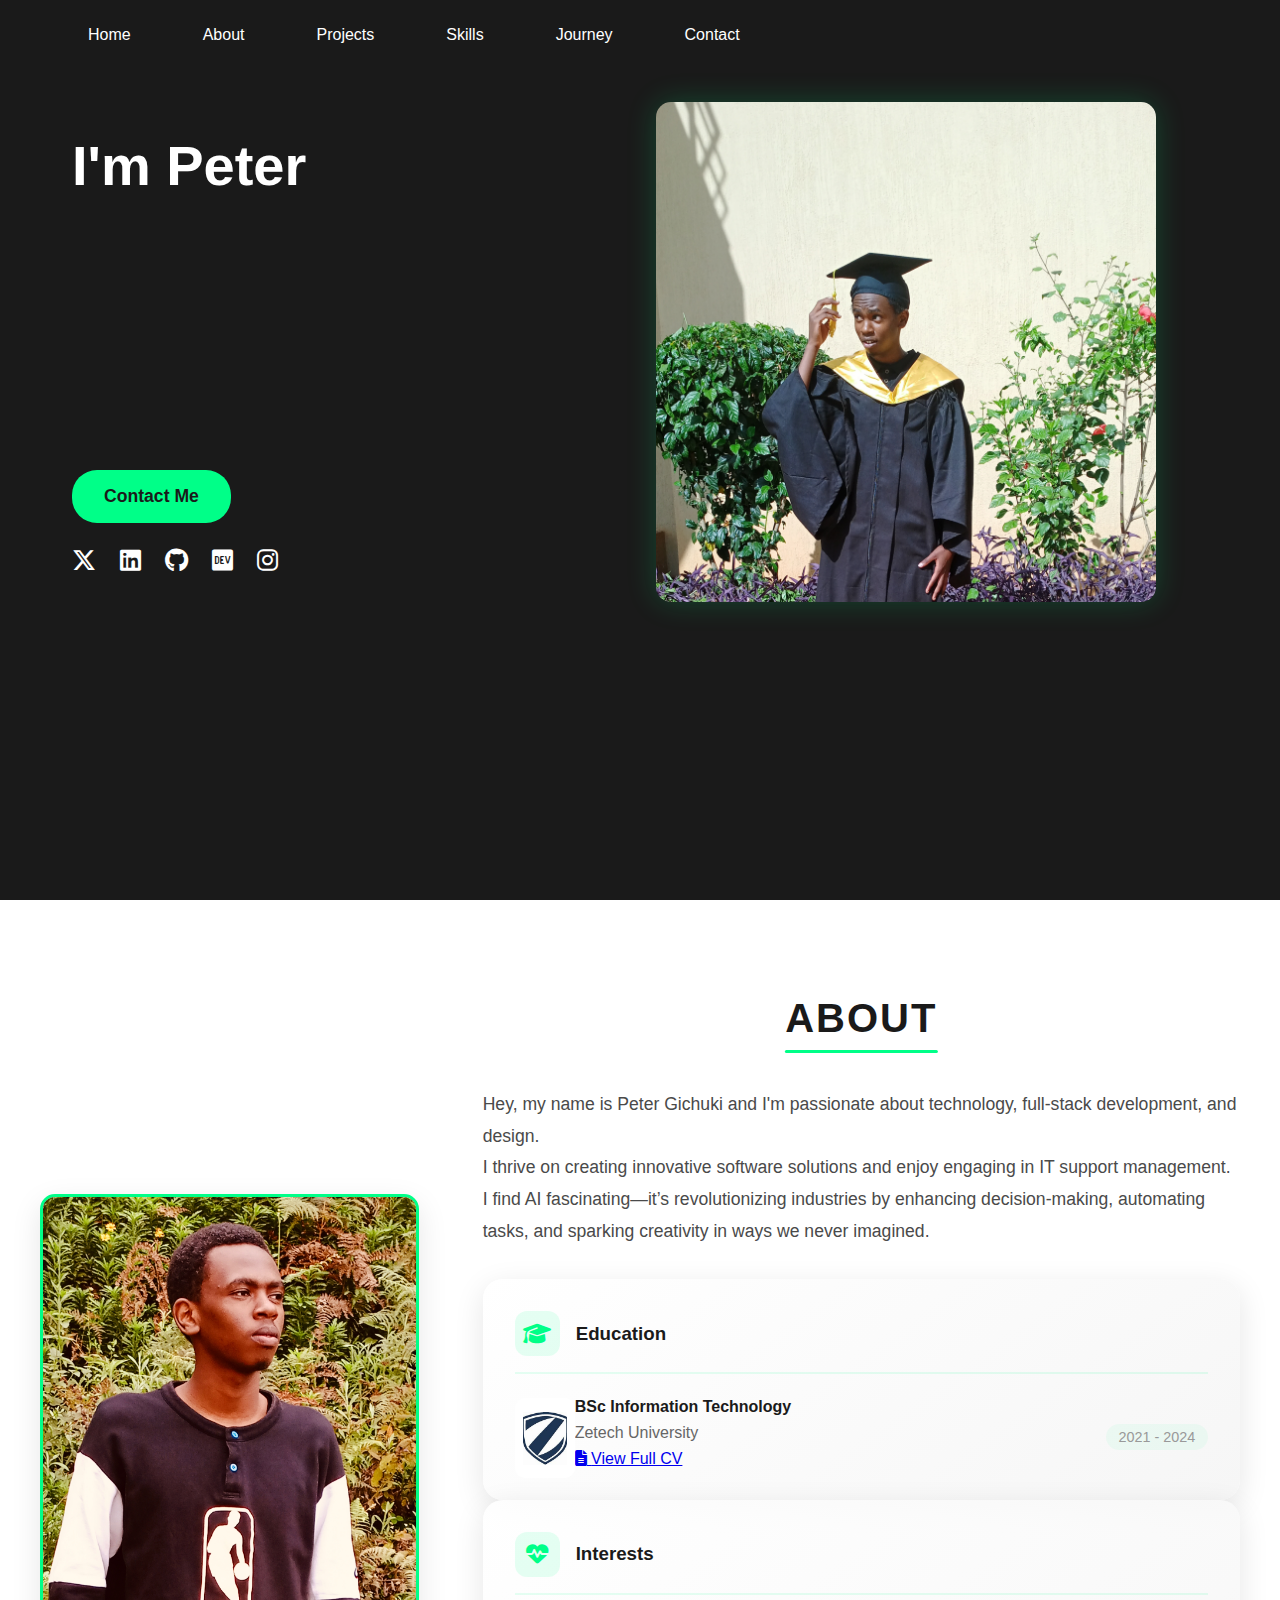
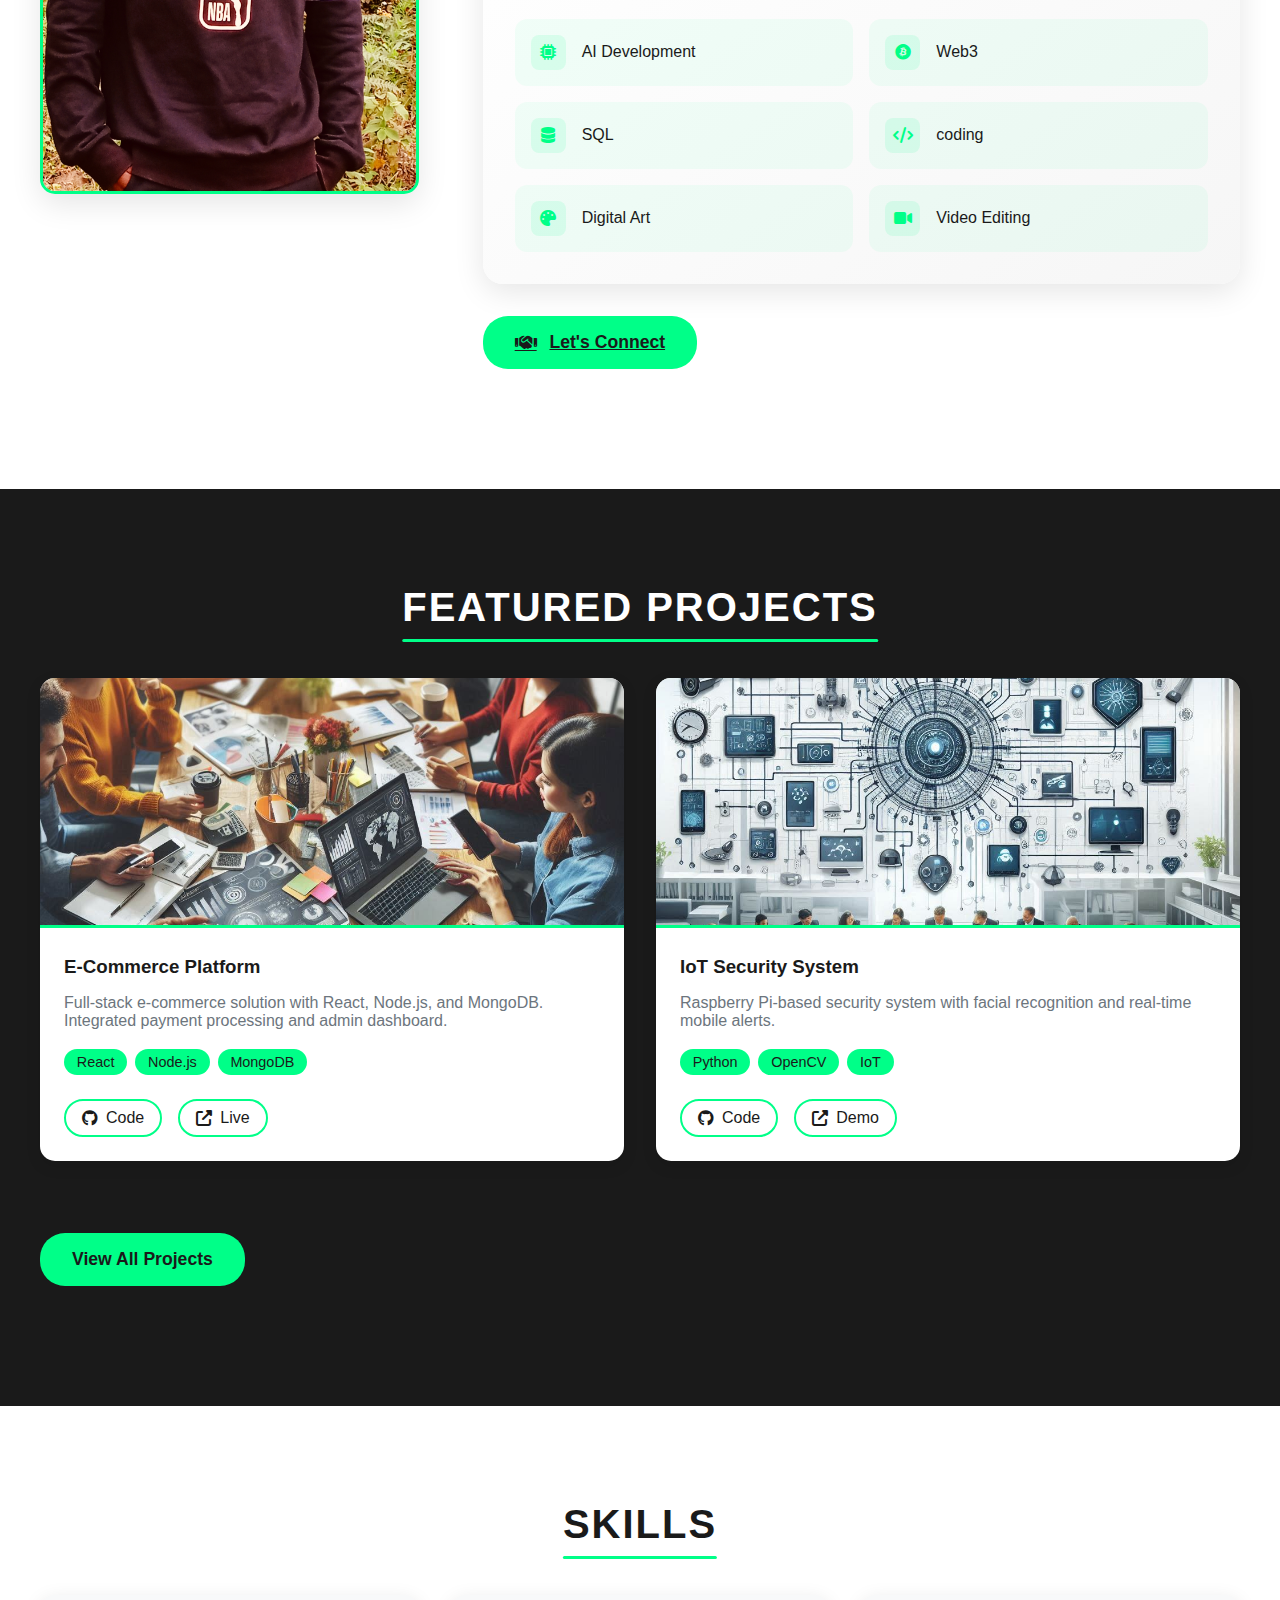
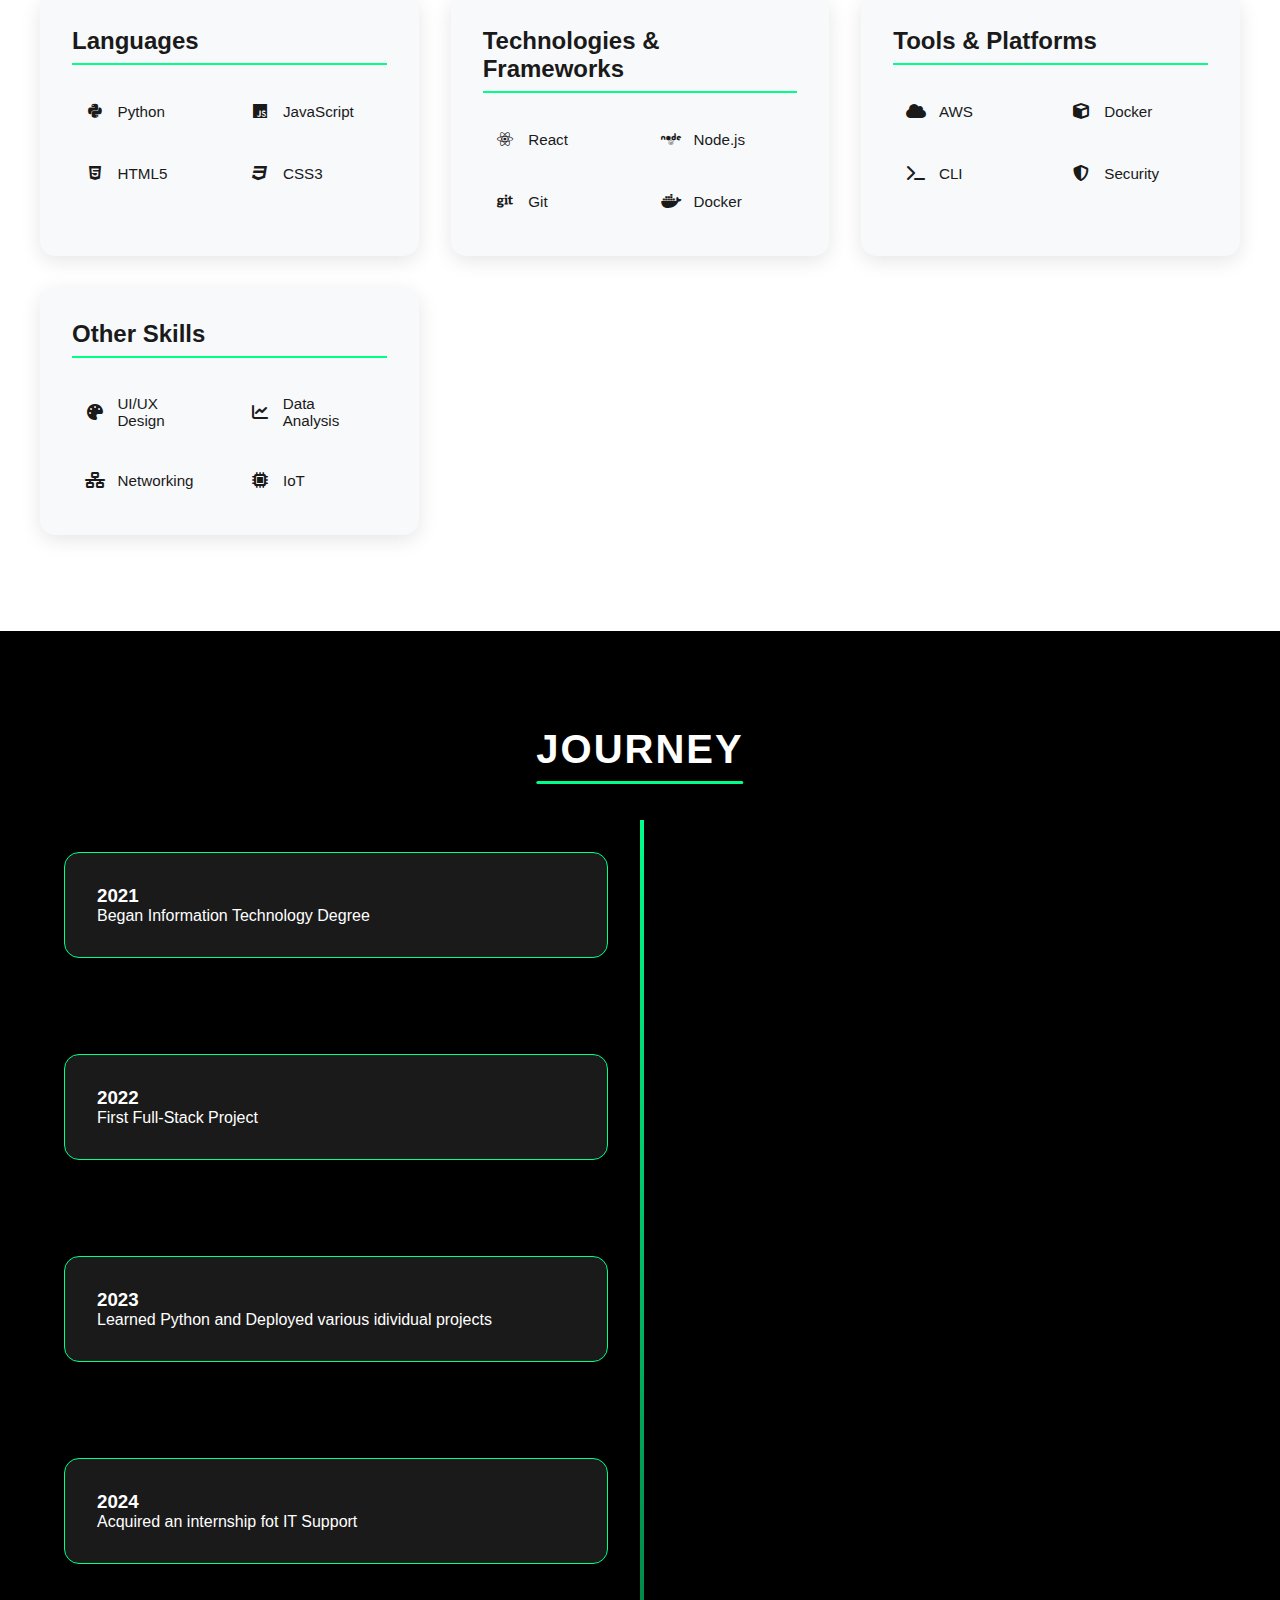
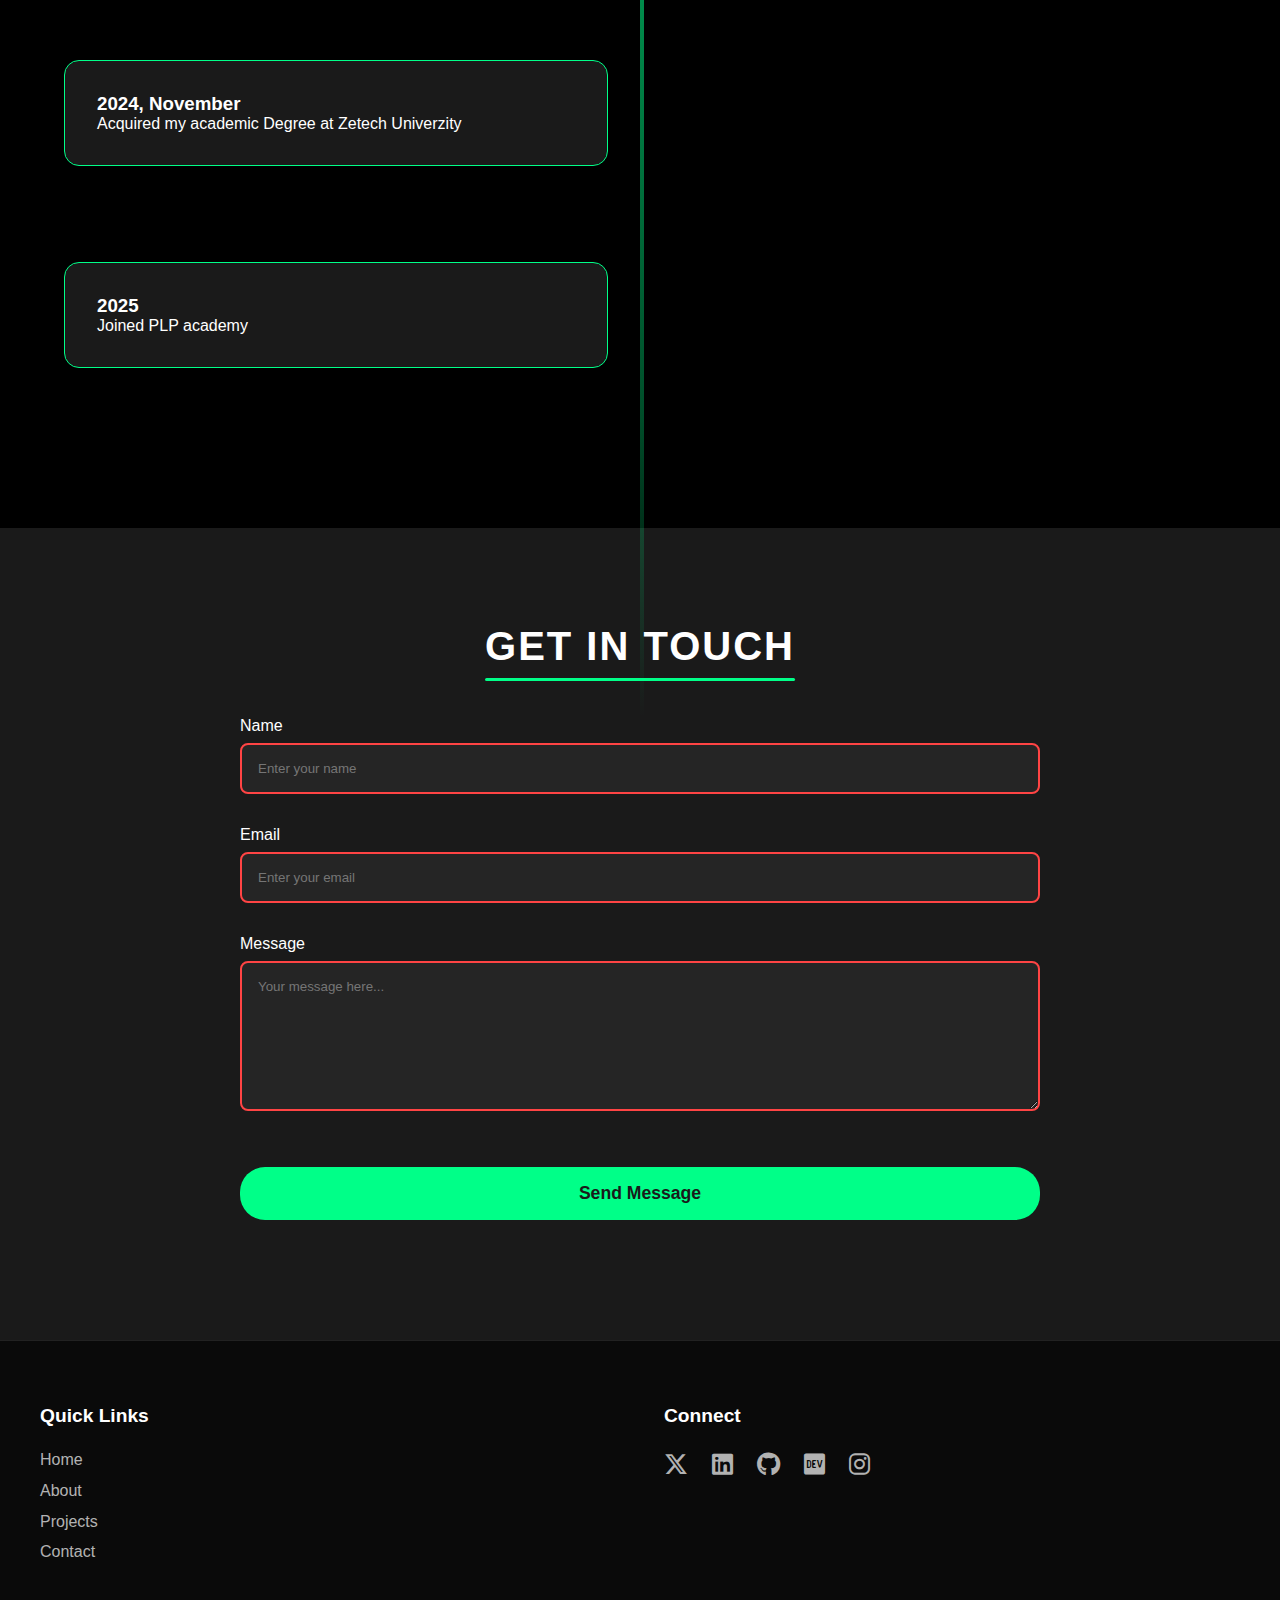
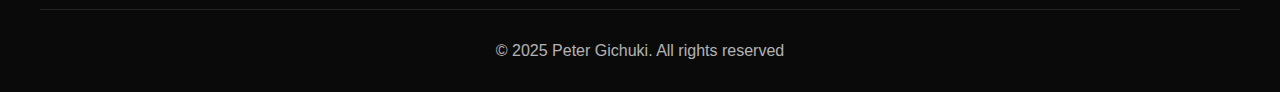
<file: index.html>
<!DOCTYPE html>
<html lang="en">
<head>
    <meta charset="UTF-8">
    <meta name="viewport" content="width=device-width, initial-scale=1.0">
    <title>Peter Gichuki - Portfolio</title>
    <link rel="stylesheet" href="styles.css">
    <link rel="stylesheet" href="https://cdnjs.cloudflare.com/ajax/libs/font-awesome/6.7.2/css/all.min.css" integrity="sha512-Evv84Mr4kqVGRNSgIGL/F/aIDqQb7xQ2vcrdIwxfjThSH8CSR7PBEakCr51Ck+w+/U6swU2Im1vVX0SVk9ABhg==" crossorigin="anonymous" referrerpolicy="no-referrer" />
</head>
<body>
    <!-- Navigation bar -->
    <nav class="navbar">
        <div class="nav-container">
            <input type="checkbox" id="nav-toggle" class="nav-toggle">
            <label for="nav-toggle" class="hamburger">
                <div class="bar"></div>
                <div class="bar"></div>
                <div class="bar"></div>
            </label>    

            <ul class="nav-links">
                <li><a href="#home">Home</a></li>
                <li><a href="#about">About</a></li>
                <li><a href="#projects">Projects</a></li>
                <li><a href="#skills">Skills</a></li>
                <li><a href="#timeline">Journey</a></li>
                <li><a href="#contact">Contact</a></li>
            </ul>
        </div>
    </nav>

    <!-- Hero/intro Section -->
    <section class="hero" id="home">
        <div class="hero-container">
            <div class="hero-content">
                <h1 class="hero-title">I'm Peter</h1>
                <div class="animated-text">
                    <span class="text first-text">Full Stack Web Developer💻</span>
                    <span class="text sec-text">IT Support🔧</span> 
                    <span class="text third-text">IoT, Security & Connectivity🔐</span>
                    <span class="text fourth-text">Graphic&Web Designer🖌️</span>
                </div>
                <button class="cta-button">Contact Me</button>
                <div class="social-links">
                    <a href="https://x.com/sleemogichuki"><i class="fa-brands fa-x-twitter"></i></a>
                    <a href="https://www.linkedin.com/in/peter-gichuki-w"><i class="fa-brands fa-linkedin"></i></a>
                    <a href="https://github.com/Peter-Gichuki"><i class="fa-brands fa-github"></i></a>
                    <a href="https://dev.to/netcheker"><i class="fa-brands fa-dev"></i></a>
                    <a href="https://www.instagram.com/waithaka._g/profilecard/?igsh=MTVoZzk3a2RxeWVoNA=="><i class="fa-brands fa-instagram"></i></a>
                </div>
            </div>
            <div class="hero-image">
                <img src="images/profile.jpg" alt="Peter Gichuki">
            </div>
        </div>
    </section>

    <!-- About section -->
<section class="about" id="about">
    <div class="about-container">
        <div class="about-image">
            <img src="images/about-image.jpg" alt="Peter Gichuki">
        </div>
        <div class="about-content">
            <h2 class="section-title">About</h2>
            <p class="about-text">
                Hey, my name is Peter Gichuki and I'm passionate about technology, full-stack development, and design.<br>
                I thrive on creating innovative software solutions and enjoy engaging in IT support management.<br>
                I find AI fascinating—it’s revolutionizing industries by enhancing decision-making, automating tasks, and sparking creativity in ways we never imagined.
            </p>
            
            <div class="about-subsection">
                <!-- Education Card -->
                <div class="subsection-card education-card">
                    <div class="subsection-header">
                        <div class="icon-container">
                            <i class="fas fa-graduation-cap"></i>
                        </div>
                        <h3>Education</h3>
                    </div>
                    <div class="subsection-body">
                        <div class="education-item">
                            <div class="university-logo">
                                <img src="images/zetech-logo.jpg" alt="University Logo">
                            </div>
                            <h4>BSc Information Technology</h4>
                            <div class="education-details">
                                <span class="institution">Zetech University</span>
                                <span class="duration">2021 - 2024</span>
                            </div>
                            <a href="https://drive.google.com/file/d/1JtSVl74qNzt1lkSaopF_OGsikIOXcDxT/view?usp=sharing" 
                             class="cv-link" 
                             target="_blank" 
                             rel="noopener noreferrer"
                             aria-label="View CV">
                             <div class="cv-link-content">
                             <i class="fas fa-file-alt"></i>
                                  <span>View Full CV</span>
                             <div class="hover-effect"></div>
                             </div>
                            </a>
                            
                        </div>
                    </div>
                </div>

                <!-- Interests Card -->
                <div class="subsection-card interests-card">
                    <div class="subsection-header">
                        <div class="icon-container">
                            <i class="fas fa-heartbeat"></i>
                        </div>
                        <h3>Interests</h3>
                    </div>
                    <div class="subsection-body">
                        <ul class="interests-grid">
                            <li class="interest-item">
                                <i class="fas fa-microchip"></i>
                                <span>AI Development</span>
                            </li>
                            <li class="interest-item">
                                <i class="fa-brands fa-bitcoin"></i>
                                 <span>Web3</span>
                            </li>
                            <li class="interest-item">
                                <i class="fa-solid fa-database"></i>  
                                 <span>SQL</span>
                            </li>
                            <li class="interest-item">
                                <i class="fa-solid fa-code"></i>
                                <span>coding</span>
                            </li>
                            <li class="interest-item">
                                <i class="fas fa-palette"></i>
                                <span>Digital Art</span>
                            </li>
                            <li class="interest-item">
                                <i class="fa-solid fa-video"></i> 
                                <span>Video Editing</span>
                            </li>
                        </ul>
                    </div>
                </div>
            </div>

            <!-- Connect Button -->
            <a href="#social-links" class="cta-button scroll-link">
                <i class="fas fa-handshake"></i>
                Let's Connect
            </a>
        </div>
    </div>
</section>

<!-- Projects section -->
<section class="projects" id="projects">
    <div class="projects-container">
        <h2 class="section-title">Featured Projects</h2>
        
        <div class="project-grid">
            <!-- Project 1 -->
            <article class="project-card">
                <div class="project-image">
                    <img src="images/e-commerce-project.png" alt="E-Commerce Platform" loading="lazy">
                </div>
                <div class="project-content">
                    <h3>E-Commerce Platform</h3>
                    <p class="project-description">
                        Full-stack e-commerce solution with React, Node.js, and MongoDB. 
                        Integrated payment processing and admin dashboard.
                    </p>
                    <div class="project-tech">
                        <span>React</span>
                        <span>Node.js</span>
                        <span>MongoDB</span>
                    </div>
                    <div class="project-links">
                        <a href="https://peter-gichuki.github.io/access_denied/"><i class="fab fa-github"></i> Code</a>
                        <a href="https://peter-gichuki.github.io/access_denied/"><i class="fas fa-external-link-alt"></i> Live</a>
                    </div>
                </div>
            </article>

            <!-- Project 2 -->
            <article class="project-card">
                <div class="project-image">
                    <img src="images/IoT-project.png" alt="IoT Security System" loading="lazy">
                </div>
                <div class="project-content">
                    <h3>IoT Security System</h3>
                    <p class="project-description">
                        Raspberry Pi-based security system with facial recognition
                        and real-time mobile alerts.
                    </p>
                    <div class="project-tech">
                        <span>Python</span>
                        <span>OpenCV</span>
                        <span>IoT</span>
                    </div>
                    <div class="project-links">
                        <a href="https://peter-gichuki.github.io/access_denied/"><i class="fab fa-github"></i> Code</a>
                        <a href="https://peter-gichuki.github.io/access_denied/"><i class="fas fa-external-link-alt"></i> Demo</a>
                    </div>
                </div>
            </article>

            <!-- other project cards can be added here following the same structure -->
        </div>

        <a href="https://github.com/Peter-Gichuki" target="_blank">
            <button class="cta-button">View All Projects</button>
        </a>
        
    </div>
</section>

<!-- Skills Section HTML -->
<section class="skills" id="skills">
    <div class="skills-container">
        <h2 class="section-title">Skills</h2>
        
        <div class="skills-grid">
            <!-- Languages -->
            <div class="skill-category">
                <h3 class="skill-heading">Languages</h3>
                <div class="skill-items">
                    <div class="skill-item">
                        <i class="fab fa-python"></i>
                        <span>Python</span>
                    </div>
                    <div class="skill-item">
                        <i class="fab fa-js"></i>
                        <span>JavaScript</span>
                    </div>
                    <div class="skill-item">
                        <i class="fab fa-html5"></i>
                        <span>HTML5</span>
                    </div>
                    <div class="skill-item">
                        <i class="fab fa-css3"></i>
                        <span>CSS3</span>
                    </div>
                </div>
            </div>

            <!-- Technologies & Frameworks -->
            <div class="skill-category">
                <h3 class="skill-heading">Technologies & Frameworks</h3>
                <div class="skill-items">
                    <div class="skill-item">
                        <i class="fab fa-react"></i>
                        <span>React</span>
                    </div>
                    <div class="skill-item">
                        <i class="fab fa-node"></i>
                        <span>Node.js</span>
                    </div>
                    <div class="skill-item">
                        <i class="fab fa-git"></i>
                        <span>Git</span>
                    </div>
                    <div class="skill-item">
                        <i class="fab fa-docker"></i>
                        <span>Docker</span>
                    </div>
                </div>
            </div>

            <!-- Tools & Platforms -->
            <div class="skill-category">
                <h3 class="skill-heading">Tools & Platforms</h3>
                <div class="skill-items">
                    <div class="skill-item">
                        <i class="fas fa-cloud"></i>
                        <span>AWS</span>
                    </div>
                    <div class="skill-item">
                        <i class="fas fa-cube"></i>
                        <span>Docker</span>
                    </div>
                    <div class="skill-item">
                        <i class="fas fa-terminal"></i>
                        <span>CLI</span>
                    </div>
                    <div class="skill-item">
                        <i class="fas fa-shield-alt"></i>
                        <span>Security</span>
                    </div>
                </div>
            </div>

            <!-- Other Skills -->
            <div class="skill-category">
                <h3 class="skill-heading">Other Skills</h3>
                <div class="skill-items">
                    <div class="skill-item">
                        <i class="fas fa-palette"></i>
                        <span>UI/UX Design</span>
                    </div>
                    <div class="skill-item">
                        <i class="fas fa-chart-line"></i>
                        <span>Data Analysis</span>
                    </div>
                    <div class="skill-item">
                        <i class="fas fa-network-wired"></i>
                        <span>Networking</span>
                    </div>
                    <div class="skill-item">
                        <i class="fas fa-microchip"></i>
                        <span>IoT</span>
                    </div>
                </div>
            </div>
        </div>
    </div>
</section>


<!-- Timeline/journey Section -->
<section class="timeline" id="timeline">
    <div class="timeline-container">
        <h2 class="section-title">Journey</h2>
        
        <!-- Timeline structure -->
        <div class="timeline-path"></div>
        
        <!-- Timeline Items -->
        <div class="timeline-milestone left">
            <div class="milestone-content">
                <h3 class="milestone-date">2021</h3>
                <p class="milestone-desc">Began Information Technology Degree</p>
            </div>
            <div class="milestone-marker"></div>
        </div>

        <div class="timeline-milestone right">
            <div class="milestone-content">
                <h3 class="milestone-date">2022</h3>
                <p class="milestone-desc">First Full-Stack Project</p>
            </div>
            <div class="milestone-marker"></div>
        </div>

        <div class="timeline-milestone left">
            <div class="milestone-content">
                <h3 class="milestone-date">2023</h3>
                <p class="milestone-desc">Learned Python and Deployed various idividual projects</p>
            </div>
            <div class="milestone-marker"></div>
        </div>

        <div class="timeline-milestone right">
            <div class="milestone-content">
                <h3 class="milestone-date">2024</h3>
                <p class="milestone-desc">Acquired an internship fot IT Support</p>
            </div>
            <div class="milestone-marker"></div>
        </div>

        <div class="timeline-milestone left">
            <div class="milestone-content">
                <h3 class="milestone-date">2024, November</h3>
                <p class="milestone-desc">Acquired my academic Degree at Zetech Univerzity</p>
            </div>
            <div class="milestone-marker"></div>
        </div>

        <div class="timeline-milestone right">
            <div class="milestone-content">
                <h3 class="milestone-date">2025</h3>
                <p class="milestone-desc">Joined PLP academy</p>
            </div>
            <div class="milestone-marker"></div>
        </div>
        <!-- New milestones can be added here following the pattern adjusting right/left -->
        
    </div>
</section>


<!-- Contacts sections -->
<section class="contact" id="contact">
    <div class="contact-container">
        <h2 class="section-title">Get in Touch</h2>
        
        <form class="contact-form" id="contactForm">
            <div class="form-group">
                <label for="name">Name</label>
                <input type="text" id="name" name="name" 
                       placeholder="Enter your name" required>
            </div>
            
            <div class="form-group">
                <label for="email">Email</label>
                <input type="email" id="email" name="email" 
                       placeholder="Enter your email" required>
            </div>
            
            <div class="form-group">
                <label for="message">Message</label>
                <textarea id="message" name="message" 
                          placeholder="Your message here..." required></textarea>
            </div>
            
            <button type="submit" class="cta-button">Send Message</button>
        </form>
    </div>
</section>

<footer class="footer">
    <div class="footer-container">
        <div class="footer-content">
            <!-- Quick Links -->
            <div class="footer-section">
                <h4>Quick Links</h4>
                <ul>
                    <li><a href="#home">Home</a></li>
                    <li><a href="#about">About</a></li>
                    <li><a href="#projects">Projects</a></li>
                    <li><a href="#contact">Contact</a></li>
                </ul>
            </div>
            
            <!-- Social Links -->
            <div class="footer-section">
                <h4>Connect</h4>
                <div class="social-links" id="social-links">
                    <a href="https://x.com/sleemogichuki"><i class="fa-brands fa-x-twitter"></i></a>
                    <a href="https://www.linkedin.com/in/peter-gichuki-w"><i class="fa-brands fa-linkedin"></i></a>
                    <a href="https://github.com/Peter-Gichuki"><i class="fa-brands fa-github"></i></a>
                    <a href="https://dev.to/netcheker"><i class="fa-brands fa-dev"></i></a>
                    <a href="https://www.instagram.com/waithaka._g/profilecard/?igsh=MTVoZzk3a2RxeWVoNA=="><i class="fa-brands fa-instagram"></i></a>
                </div>
            </div>
        </div>
        
        <div class="footer-bottom">
            <p>© 2025 Peter Gichuki. All rights reserved</p>
        </div>
    </div>
</footer>
</body>
</html>
</file>
<file: styles.css>
:root {
    --dark-bg: #1a1a1a;
    --primary-color: #00ff88;
    --text-light: #ffffff;
    --nav-height: 70px;
}

* {
    margin: 0;
    padding: 0;
    box-sizing: border-box;
    font-family: 'Poppins', sans-serif;
}

body {
    background-color: var(--dark-bg);
    color: var(--text-light);
}
/* ======================
   Navigation Styles
   ====================== */
   .navbar {
    background-color: var(--dark-bg);
    height: var(--nav-height);
    position: fixed;
    width: 100%;
    top: 0;
    z-index: 1000;
}

.nav-container {
    max-width: 1200px;
    margin: 0 auto;
    padding: 0 2rem;
    display: flex;
    justify-content: space-between;
    align-items: center;
    height: 100%;
}

.nav-links {
    display: flex;
    gap: 2.5rem;
    list-style: none;
}

.nav-links a {
    color: var(--text-light);
    text-decoration: none;
    transition: color 0.3s ease;
    padding: 0.5rem 1rem;
}

.nav-links a:hover {
    color: var(--primary-color);
}

/* Mobile Menu Styles */
.hamburger {
    display: none;
    cursor: pointer;
    z-index: 1001;
}

.bar {
    width: 25px;
    height: 3px;
    background-color: var(--text-light);
    margin: 5px 0;
    transition: all 0.3s ease;
}

.nav-toggle {
    display: none;
}

@media (max-width: 768px) {
    .hamburger {
        display: block;
    }

    .nav-links {
        position: fixed;
        top: var(--nav-height);
        left: -100%;
        width: 80%;
        height: calc(100vh - var(--nav-height));
        background-color: var(--dark-bg);
        flex-direction: column;
        padding: 2rem;
        transition: left 0.3s cubic-bezier(0.4, 0, 0.2, 1);
        z-index: 1000;
        box-shadow: 4px 0 15px rgba(0, 0, 0, 0.2);
    }

    .nav-links a {
        padding: 1rem;
        font-size: 1.2rem;
    }

    /* Show menu when checkbox is checked */
    .nav-toggle:checked ~ .nav-links {
        left: 0;
    }

    /* Hamburger animation */
    .nav-toggle:checked ~ .hamburger .bar:nth-child(1) {
        transform: rotate(45deg) translate(5px, 5px);
    }

    .nav-toggle:checked ~ .hamburger .bar:nth-child(2) {
        opacity: 0;
    }

    .nav-toggle:checked ~ .hamburger .bar:nth-child(3) {
        transform: rotate(-45deg) translate(7px, -6px);
    }
}

/* Hero Section */
.hero {
    min-height: 100vh;
    padding-top: var(--nav-height);
}

.hero-container {
    max-width: 1200px;
    margin: 0 auto;
    padding: 2rem;
    display: grid;
    grid-template-columns: 1fr 1fr;
    align-items: center;
    gap: 2rem;
}

.hero-content {
    max-width: 600px;
}

.hero-title {
    font-size: 3.5rem;
    margin-bottom: 1.5rem;
}

.animated-text {
    display: flex;
    flex-direction: column;
    gap: 0.5rem;
    height: auto;
    margin-bottom: 2.5rem;
    
}

.text {
    font-size: 2rem;
    font-weight: 600;
    color: var(--primary-color);
    opacity: 0;
    transform: translate(20px);
    animation: textAppearDisappear 10s infinite;
    position: relative;
    height: 2.5rem;
}

/* Animated text cycling effect */
.animated-text {
    display: flex;
    flex-direction: column;
    gap: 0.5rem;
    height: auto;
    position: relative;
    margin-bottom: 2.5rem;
}

.text {
    position: relative;
    left: 0;
    opacity: 0;
    font-size: clamp(1.5rem, 3vw, 2rem);
    font-weight: 600;
    color: var(--primary-color);
    animation: textCycle 16s infinite;
    transform: translateY(20px);
}

@keyframes textCycle {
    0%, 100% { opacity: 0; transform: translateY(20px) }
    5%, 20% { opacity: 1; transform: translateY(0) }
}

/* Animation delays for each text element */
.first-text { animation-delay: 0s; }
.sec-text { animation-delay: 2s; }
.third-text { animation-delay: 4s; }
.fourth-text { animation-delay: 6s; }

.cta-button {
    background-color: var(--primary-color);
    color: var(--dark-bg);
    padding: 1rem 2rem;
    border: none;
    border-radius: 25px;
    font-size: 1.1rem;
    font-weight: 600;
    cursor: pointer;
    transition: transform 0.3s ease;
    margin: 1.5rem 0;
}

.cta-button:hover {
    transform: scale(1.05);
}

.social-links {
    display: flex;
    gap: 1.5rem;
}

.social-links a {
    color: var(--text-light);
    font-size: 1.5rem;
    transition: color 0.3s ease;
}

.social-links a:hover {
    color: var(--primary-color);
}

.hero-image img {
    width: 100%;
    max-width: 500px;
    border-radius: 15px;
    box-shadow: 0 0 30px rgba(0, 255, 136, 0.2);
}

@media (max-width: 768px) {
    
    .hero-container {
        grid-template-columns: 1fr;
        text-align: center;
    }

    .hero-image {
        order: -1;
    }
}
/* About Section */
.about {
    background-color: #ffffff;
    padding: 6rem 2rem;
    color: #1a1a1a;
}

.about-container {
    max-width: 1200px;
    margin: 0 auto;
    display: grid;
    grid-template-columns: minmax(300px, 1fr) 2fr;
    gap: 4rem;
    align-items: center;
    align-content: center;

}

.about-image {
    overflow: visible;
    max-height: 700px;
    height: 600px;
}


.about-image img {
    width: 100%;
    height: 100%;
    object-fit: cover;
    border-radius: 15px;
    box-shadow: 0 10px 30px rgba(0,0,0,0.1);
    border: 3px solid var(--primary-color);
    transition: transform 0.3s ease;
}

.about-text {
    font-size: 1.1rem;
    line-height: 1.8;
    margin-bottom: 2rem;
    color: #4a4a4a;
}

/* Overlay Styles */
.nav-overlay {
    position: fixed;
    top: var(--nav-height);
    left: 0;
    width: 100%;
    height: calc(100vh - var(--nav-height));
    background: rgba(0, 0, 0, 0);
    -webkit-backdrop-filter: none;
    backdrop-filter: none;
    opacity: 0;
    pointer-events: none;
    transition: all 0.3s ease;
}

.nav-overlay.active {
    background: rgba(0, 0, 0, 0.5);
    -webkit-backdrop-filter: blur(3px);
    backdrop-filter: blur(3px);
    opacity: 1;
    pointer-events: all;
}

/* About Section Responsive Design */
@media (max-width: 768px) {

    .about-container {
    display: flex;
    flex-direction: column;
    gap: 2rem;
}

    .about-image {
        order: -1;
        max-width: 100%;
        margin: 0 auto;
    }

    .section-title::after {
        left: 50%;
        transform: translateX(-50%);
    }
}

@media (max-width: 480px) {
    .hero-title {
        font-size: 2rem;
    }
    
    .text {
        font-size: 1.2rem;
    }

    .section-title {
        font-size: 2rem;
    }
    
    .about-text {
        font-size: 1rem;
        align-items: center;
    }
}

/* About Subsection Styles */
.about-subsection {
    grid-template-columns: 1fr;
    gap: 1.5rem;
}

.subsection-card {
    background: linear-gradient(145deg, rgba(255,255,255,0.9) 0%, rgba(245,245,245,0.9) 100%);
    border-radius: 20px;
    padding: 2rem;
    box-shadow: 0 8px 30px rgba(0,0,0,0.1);
    transition: transform 0.3s ease, box-shadow 0.3s ease;
}

.subsection-card:hover {
    transform: translateY(-5px);
    box-shadow: 0 12px 40px rgba(0,255,136,0.15);
}

.subsection-header {
    display: flex;
    align-items: center;
    margin-bottom: 1.5rem;
    padding-bottom: 1rem;
    border-bottom: 2px solid rgba(0,255,136,0.1);
}

.icon-container {
    width: 45px;
    height: 45px;
    background: rgba(0,255,136,0.1);
    border-radius: 12px;
    display: flex;
    align-items: center;
    justify-content: center;
    margin-right: 1rem;
}

.icon-container i {
    color: var(--primary-color);
    font-size: 1.4rem;
}

/* Education Card Specific Styles */
.education-item {
    position: relative;
    padding-left: 60px;
}

.university-logo {
    position: absolute;
    left: 0;
    top: 0;
    width: 60px;
    height: 80px;
    min-width: 60px;
    border-radius: 10px;
    overflow: hidden;
    background: white;
    padding: 5px;
}

.university-logo img {
    width: 100%;
    height: 100%;
    object-fit: contain; /* Ensures full logo visibility */
    padding: 3px;
}
.education-details {
    display: flex;
    justify-content: space-between;
    margin-top: 0.5rem;
}

.institution {
    color: #666;
    font-weight: 500;
}

.duration {
    color: #999;
    font-size: 0.9rem;
    background: rgba(0,255,136,0.05);
    padding: 0.3rem 0.8rem;
    border-radius: 20px;
}

/* Interests Grid Styles */
.interests-grid {
    display: grid;
    grid-template-columns: repeat(2, 1fr);
    gap: 1rem;
    list-style: none;
}

.interest-item {
    display: flex;
    align-items: center;
    padding: 1rem;
    background: rgba(0,255,136,0.05);
    border-radius: 12px;
    transition: all 0.3s ease;
}

.interest-item:hover {
    background: var(--primary-color);
    transform: scale(1.02);
}

.interest-item i {
    width: 35px;
    height: 35px;
    display: flex;
    align-items: center;
    justify-content: center;
    background: rgba(0,255,136,0.1);
    border-radius: 8px;
    margin-right: 1rem;
    color: var(--primary-color);
}

.interest-item:hover i {
    background: rgba(255,255,255,0.2);
    color: white;
}

/* Connect Button Styles */
.scroll-link {
    display: inline-flex;
    align-items: center;
    margin-top: 2rem;
    transition: all 0.3s ease;
}

.scroll-link i {
    margin-right: 0.8rem;
}

/* Responsive Design */
@media (max-width: 768px) {
    .about-subsection {
        grid-template-columns: 1fr;
    }
    
    .interests-grid {
        grid-template-columns: 1fr;
    }
    
    .education-item {
        padding-left: 0;
    }
    
    .university-logo {
        position: static;
        margin-bottom: 1rem;
    }
}

main {
    position: relative;
    z-index: 1;
}
/* section-titles css*/

/* ================
   Section Title Adjustments 
   ================ */
/* Base title style */
.section-title {
    font-size: 2.5rem;
    margin: 0 auto 3rem; /* Centers the element using auto margins */
    font-family: 'Poppins', sans-serif;
    font-weight: 700;
    text-transform: uppercase;
    letter-spacing: 2px;
    position: relative;
    display: table; /* Ensures the width fits the content so it can be centered */
    color: var(--text-light); /* Default for dark sections */
    text-align: center; /* Centers the text inside the element */
}

/* White background sections override */
.about .section-title,
.skills .section-title {
    color: #1a1a1a; /* Black color for white-background sections */
}

/* Underline fix for all sections */
.section-title::after {
    content: '';
    position: absolute;
    bottom: -12px;
    left: 50%;
    transform: translateX(-50%);
    width: 100%; /* Underline width equals text width */
    height: 3px;
    background-color: #00ff88; /* Underline color remains the same */
    border-radius: 2px;
}

/* Specific section adjustments */
.about,
.skills {
    background-color: #ffffff;
}

.about .section-title::after,
.skills .section-title::after {
    background-color: #00ff88; /* Maintain green underline */
}

   /*Projects Section*/

.projects {
    background-color: #1a1a1a;
    padding: 6rem 2rem;
    color: var(--text-light);
}

.projects-container {
    max-width: 1200px;
    margin: 0 auto;
}

.project-grid {
    display: grid;
    grid-template-columns: repeat(auto-fit, minmax(300px, 1fr));
    gap: 2rem;
    margin: 3rem 0;
}

.project-card {
    background: #fff;
    border-radius: 15px;
    overflow: hidden;
    box-shadow: 0 5px 15px rgba(0,0,0,0.1);
    transition: transform 0.3s ease;
}

.project-card:hover {
    transform: translateY(-10px);
}

.project-image img {
    width: 100%;
    height: 250px;
    object-fit: cover;
    border-bottom: 3px solid var(--primary-color);
}

.project-content {
    padding: 1.5rem;
}

.project-content h3 {
    color: var(--dark-bg);
    margin-bottom: 1rem;
}

.project-description {
    color: #6c757d;
    margin-bottom: 1.2rem;
}

.project-tech {
    display: flex;
    gap: 0.5rem;
    flex-wrap: wrap;
    margin-bottom: 1.5rem;
}

.project-tech span {
    background: var(--primary-color);
    color: var(--dark-bg);
    padding: 0.3rem 0.8rem;
    border-radius: 20px;
    font-size: 0.9rem;
    font-weight: 500;
}

.project-links {
    display: flex;
    gap: 1rem;
}

.project-links a {
    display: inline-flex;
    align-items: center;
    gap: 0.5rem;
    color: var(--dark-bg);
    text-decoration: none;
    padding: 0.5rem 1rem;
    border: 2px solid var(--primary-color);
    border-radius: 25px;
    transition: all 0.3s ease;
}

.project-links a:hover {
    background: var(--primary-color);
    color: var(--text-light);
}

/* Responsive Design */
@media (max-width: 768px) {
    .project-grid {
        grid-template-columns: 1fr;
    }
    
    .project-image img {
        height: 200px;
    }
}


/* Skills Section CSS */
.skills {
    padding: 6rem 2rem;
    background-color: #ffffff;
}

.skills-container {
    max-width: 1200px;
    margin: 0 auto;
}


.skills-grid {
    display: grid;
    grid-template-columns: repeat(auto-fit, minmax(280px, 1fr));
    gap: 2rem;
    margin-top: 2rem;
}

.skill-category {
    background: #f8f9fa;
    border-radius: 15px;
    padding: 2rem;
    box-shadow: 0 5px 20px rgba(0, 0, 0, 0.1);
    transition: transform 0.3s ease;
}

.skill-category:hover {
    transform: translateY(-5px);
}

.skill-heading {
    color: #1a1a1a;
    font-size: 1.5rem;
    margin-bottom: 1.5rem;
    padding-bottom: 0.5rem;
    border-bottom: 2px solid #00ff88;
    font-family: 'Poppins', sans-serif;
    font-weight: 600;
}

.skill-items {
    display: grid;
    grid-template-columns: repeat(auto-fit, minmax(120px, 1fr));
    gap: 1rem;
}

.skill-item {
    display: flex;
    align-items: center;
    gap: 0.8rem;
    padding: 0.8rem;
    border-radius: 10px;
    background: #f8f9fa;
    transition: all 0.3s ease;
}

.skill-item:hover {
    background: #00ff88;
    transform: scale(1.05);
    box-shadow: 0 4px 10px rgba(0, 255, 136, 0.2);
}

.skill-item i {
    width: 20px;
    height: 20px;
    display: flex;
    align-items: center;
    justify-content: center;
    color: #1a1a1a;
}

.skill-item span {
    color: #1a1a1a;
    font-weight: 500;
    font-size: 0.95rem;
    font-family: 'Poppins', sans-serif;
}

/* Responsive Design */
@media (max-width: 768px) {
    .skills-grid {
        grid-template-columns: 1fr;
    }
    
    .skill-items {
        grid-template-columns: repeat(3, 1fr);
    }
}

@media (max-width: 480px) {
    .skill-items {
        grid-template-columns: repeat(2, 1fr);
    }
}

/* Timeline Section - CSS Only Version */
.timeline {
    background: #000;
    padding: 6rem 2rem;
    position: relative;
}

.timeline-path {
    position: absolute;
    left: 50%;
    width: 4px;
    height: 100%;
    background: linear-gradient(
        to bottom,
        var(--primary-color) 0%,
        rgba(0,255,136,0.3) 80%,
        transparent 100%
    );
}

.timeline-milestone {
    position: relative;
    width: 50%;
    padding: 2rem;
    margin: 2rem 0;
    opacity: 1; /* Remove JS-dependent opacity */
    animation: timeline-entry 1s ease-out;
}

@keyframes timeline-entry {
    from {
        transform: translateY(50px);
        opacity: 0;
    }
    to {
        transform: translateY(0);
        opacity: 1;
    }
}

/* Alternate animation delays */
.timeline-milestone:nth-child(odd) { animation-delay: 0.3s; }
.timeline-milestone:nth-child(even) { animation-delay: 0.6s; }

.milestone-content {
    background: rgba(255,255,255,0.1);
    padding: 2rem;
    border-radius: 15px;
    border: 1px solid var(--primary-color);
}

/* Mobile Responsiveness */
@media (max-width: 768px) {
    .timeline-path {
        left: 20px;
    }
    
    .timeline-milestone {
        width: 100%;
        padding-left: 4rem;
    }
    
    .milestone-marker {
        left: -6px;
    }
}



/* ================
   Contact Section
   ================ */
   .contact {
    background-color: var(--dark-bg);
    padding: 6rem 2rem;
}

.contact-container {
    max-width: 800px;
    margin: 0 auto;
}

.contact-form {
    display: grid;
    gap: 2rem;
}

.form-group {
    display: grid;
    gap: 0.5rem;
}

.form-group label {
    color: var(--text-light);
    font-weight: 500;
}

.form-group input,
.form-group textarea {
    width: 100%;
    padding: 1rem;
    border: 2px solid rgba(255,255,255,0.1);
    border-radius: 8px;
    background: rgba(255,255,255,0.05);
    color: var(--text-light);
    transition: all 0.3s ease;
}

.form-group input:focus,
.form-group textarea:focus {
    border-color: var(--primary-color);
    outline: none;
}

.form-group textarea {
    resize: vertical;
    min-height: 150px;
}

/* ================
   Footer
   ================ */
.footer {
    background-color: #0a0a0a;
    padding: 4rem 2rem 2rem;
    border-top: 1px solid rgba(255,255,255,0.1);
}

.footer-container {
    max-width: 1200px;
    margin: 0 auto;
}

.footer-content {
    display: grid;
    grid-template-columns: repeat(auto-fit, minmax(250px, 1fr));
    gap: 3rem;
    margin-bottom: 3rem;
}

.footer-section h4 {
    color: var(--text-light);
    margin-bottom: 1.5rem;
    font-size: 1.2rem;
}

.footer-section ul {
    list-style: none;
    display: grid;
    gap: 0.8rem;
}

.footer-section a {
    color: rgba(255,255,255,0.7);
    text-decoration: none;
    transition: color 0.3s ease;
}

.footer-section a:hover {
    color: var(--primary-color);
}

.footer-bottom {
    text-align: center;
    padding-top: 2rem;
    border-top: 1px solid rgba(255,255,255,0.1);
    color: rgba(255,255,255,0.7);
}

/* Responsive Design */
@media (max-width: 768px) {
    .contact-form {
        gap: 1.5rem;
    }
    
    .footer-content {
        grid-template-columns: 1fr;
        text-align: center;
    }
    
    .social-links {
        justify-content: center;
    }
}

/* Form Validation Styles */
input:invalid,
textarea:invalid {
    border-color: #ff4444 !important;
}

input:valid,
textarea:valid {
    border-color: var(--primary-color) !important;
}

/* Smooth Scrolling */
html {
    scroll-behavior: smooth;
}
</file>
